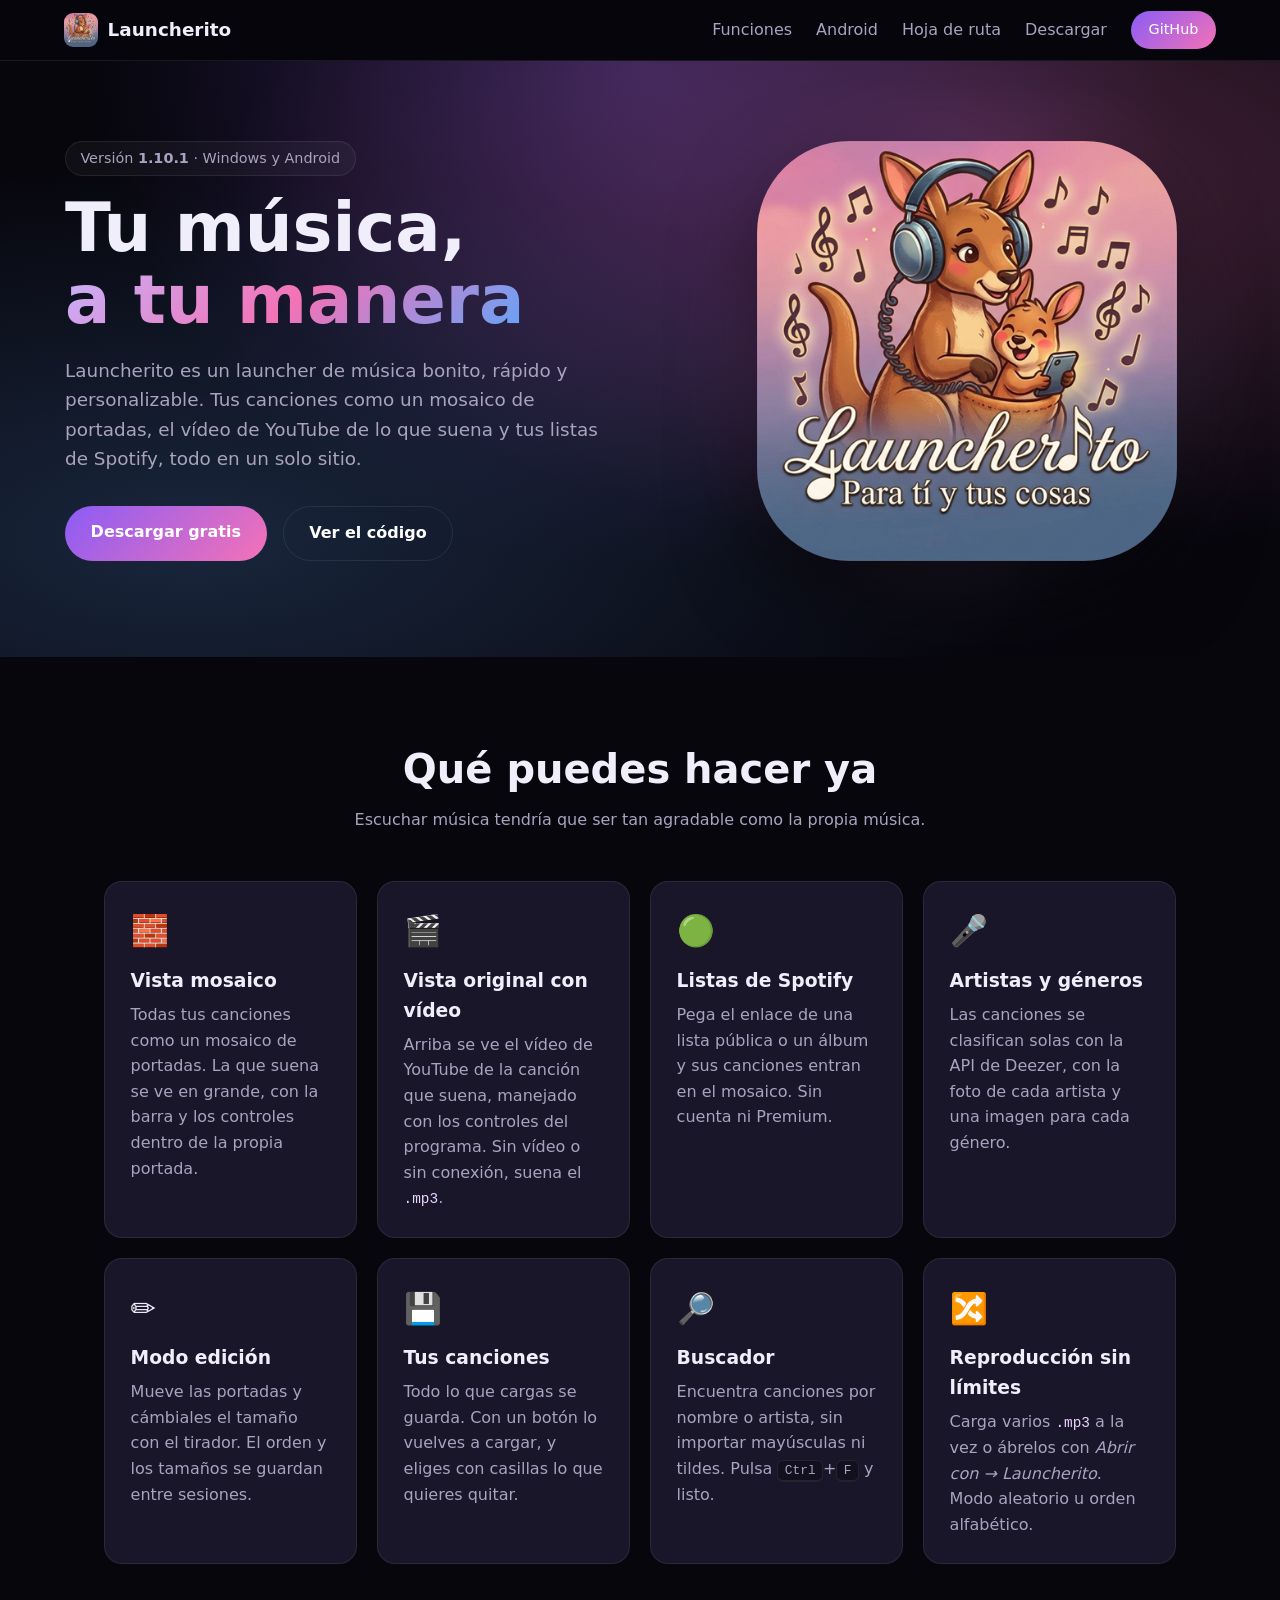
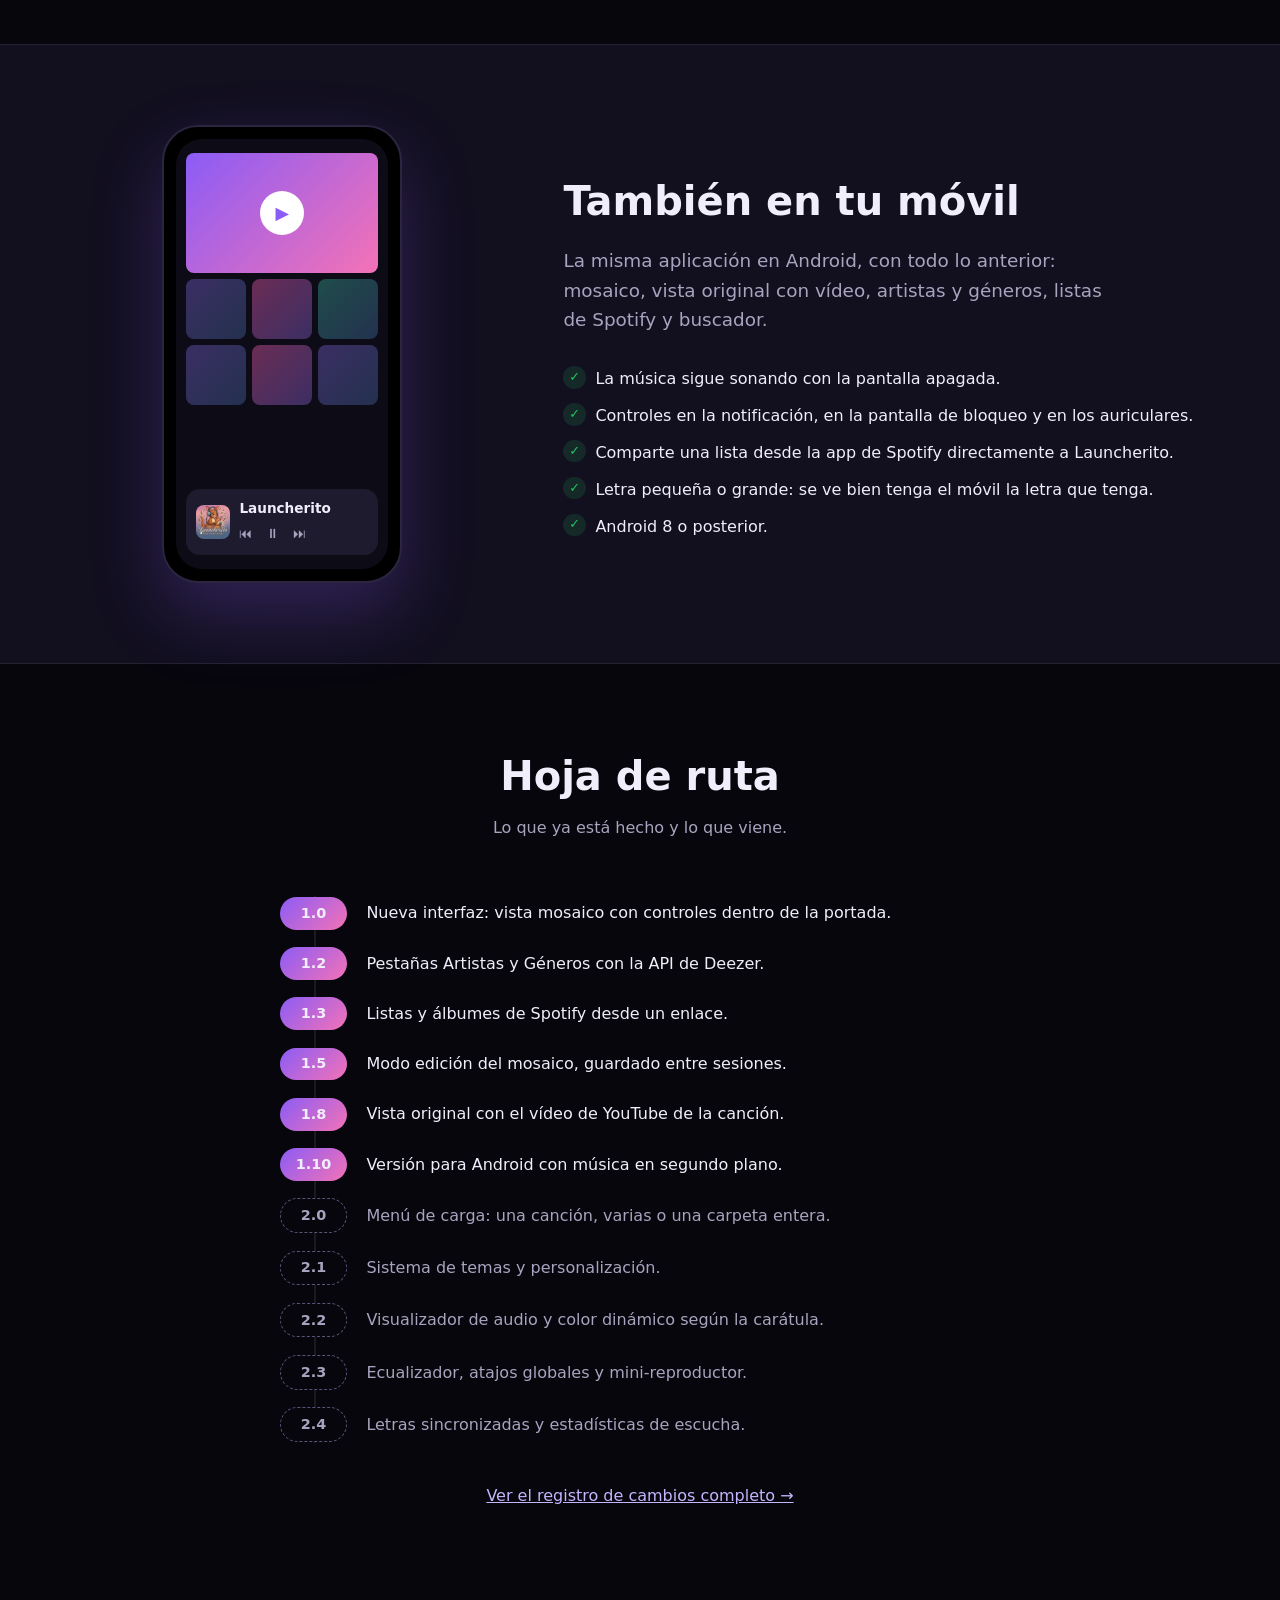
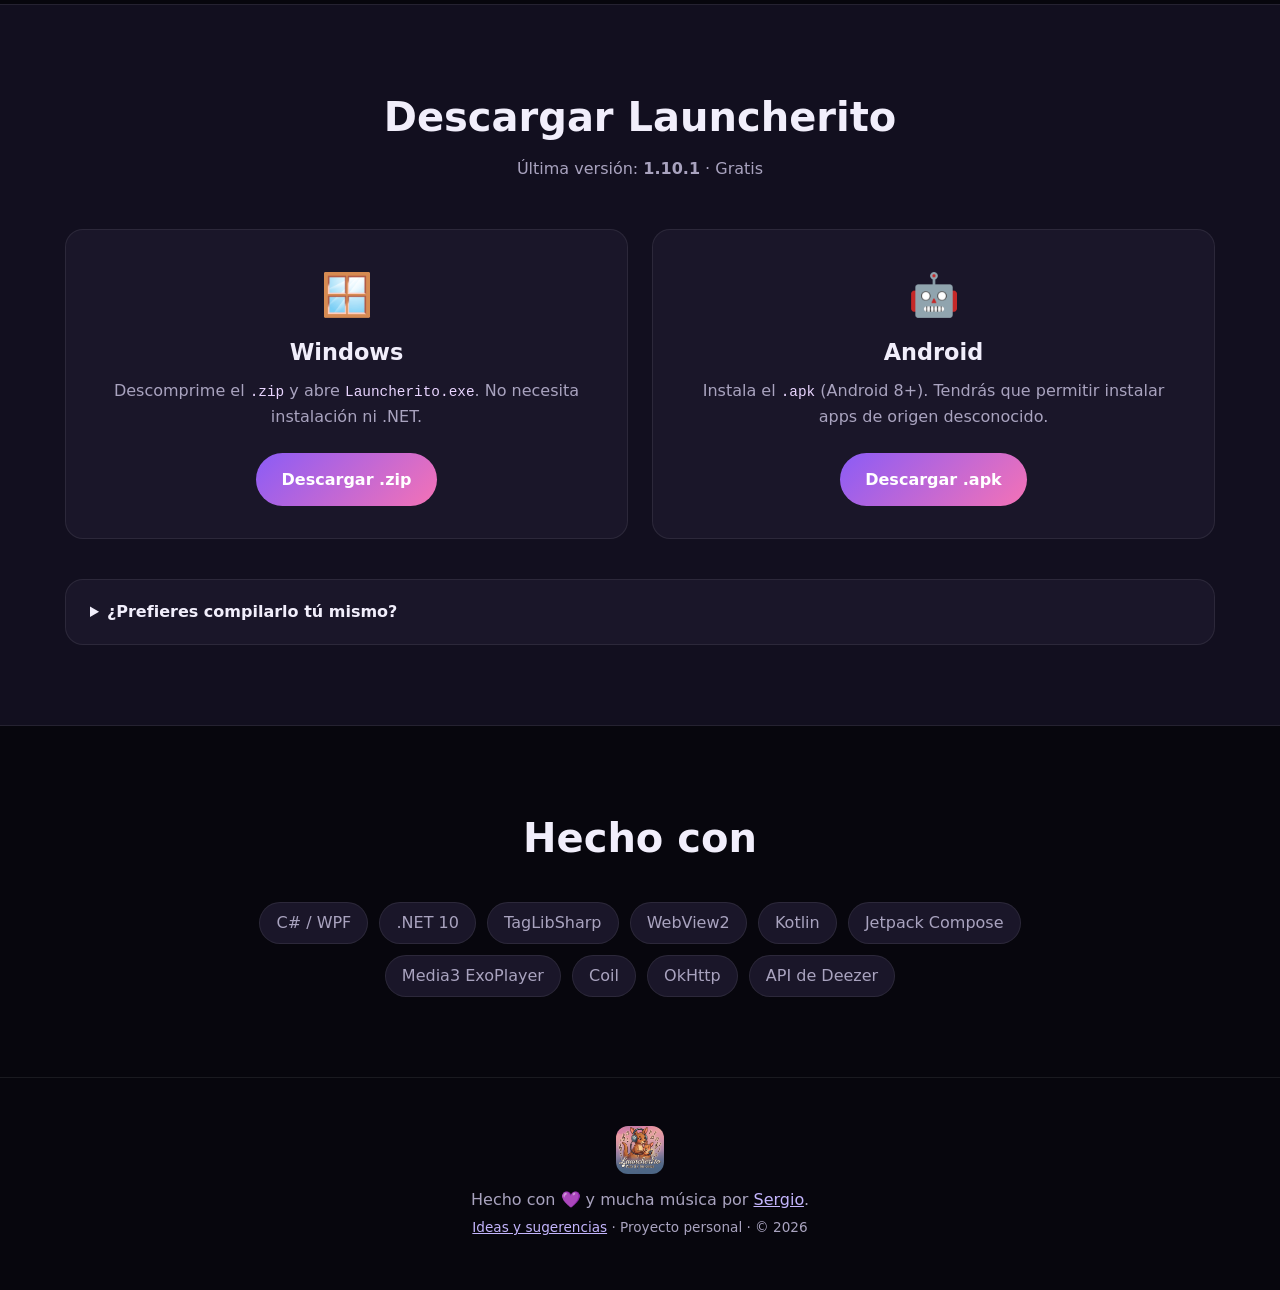
<file: index.html>
<!doctype html>
<html lang="es">
<head>
    <meta charset="utf-8" />
    <meta name="viewport" content="width=device-width, initial-scale=1" />
    <title>Launcherito · Tu música, a tu manera</title>
    <meta name="description" content="Launcherito: un launcher de música bonito, rápido y personalizable para Windows y Android. Mosaico de portadas, vídeos de YouTube, listas de Spotify y mucho más." />
    <meta property="og:title" content="Launcherito · Tu música, a tu manera" />
    <meta property="og:description" content="Launcher de música para Windows y Android: mosaico de portadas, vídeos de YouTube y listas de Spotify." />
    <meta property="og:image" content="https://sergio120602.github.io/Proyectito_Launcherito/images/logo.png" />
    <meta name="theme-color" content="#8b5cf6" />
    <link rel="icon" href="images/icon.png" type="image/png" />
    <link rel="apple-touch-icon" href="images/icon.png" />
    <link rel="stylesheet" href="styles.css" />
</head>
<body>
    <header class="nav">
        <a class="brand" href="#inicio">
            <img src="images/icon.png" alt="" width="34" height="34" />
            <span>Launcherito</span>
        </a>
        <button class="menu-btn" aria-label="Abrir menú" aria-expanded="false">☰</button>
        <nav class="links">
            <a href="#funciones">Funciones</a>
            <a href="#android">Android</a>
            <a href="#hoja-de-ruta">Hoja de ruta</a>
            <a href="#descargar">Descargar</a>
            <a class="btn btn-small" href="https://github.com/sergio120602/Proyectito_Launcherito" target="_blank" rel="noopener">GitHub</a>
        </nav>
    </header>

    <main>
        <!-- ===== Portada ===== -->
        <section id="inicio" class="hero">
            <div class="notes" aria-hidden="true">
                <span>♪</span><span>♫</span><span>♬</span><span>♩</span><span>♪</span><span>♫</span><span>♬</span><span>♩</span>
            </div>
            <div class="hero-inner">
                <div class="hero-text">
                    <p class="badge">Versión <strong class="js-version">1.10.1</strong> · Windows y Android</p>
                    <h1>Tu música,<br /><span class="grad">a tu manera</span></h1>
                    <p class="lead">
                        Launcherito es un launcher de música bonito, rápido y personalizable.
                        Tus canciones como un mosaico de portadas, el vídeo de YouTube de lo que suena
                        y tus listas de Spotify, todo en un solo sitio.
                    </p>
                    <div class="cta">
                        <a class="btn" href="#descargar">Descargar gratis</a>
                        <a class="btn btn-ghost" href="https://github.com/sergio120602/Proyectito_Launcherito" target="_blank" rel="noopener">Ver el código</a>
                    </div>
                </div>
                <div class="hero-art">
                    <div class="glow"></div>
                    <img src="images/logo.png" alt="Logo de Launcherito: un canguro con auriculares y su cría con un móvil" width="512" height="512" />
                </div>
            </div>
        </section>

        <!-- ===== Funciones ===== -->
        <section id="funciones" class="section">
            <h2>Qué puedes hacer ya</h2>
            <p class="section-sub">Escuchar música tendría que ser tan agradable como la propia música.</p>
            <div class="grid">
                <article class="card reveal">
                    <div class="icon">🧱</div>
                    <h3>Vista mosaico</h3>
                    <p>Todas tus canciones como un mosaico de portadas. La que suena se ve en grande, con la barra y los controles dentro de la propia portada.</p>
                </article>
                <article class="card reveal">
                    <div class="icon">🎬</div>
                    <h3>Vista original con vídeo</h3>
                    <p>Arriba se ve el vídeo de YouTube de la canción que suena, manejado con los controles del programa. Sin vídeo o sin conexión, suena el <code>.mp3</code>.</p>
                </article>
                <article class="card reveal">
                    <div class="icon spotify">🟢</div>
                    <h3>Listas de Spotify</h3>
                    <p>Pega el enlace de una lista pública o un álbum y sus canciones entran en el mosaico. Sin cuenta ni Premium.</p>
                </article>
                <article class="card reveal">
                    <div class="icon">🎤</div>
                    <h3>Artistas y géneros</h3>
                    <p>Las canciones se clasifican solas con la API de Deezer, con la foto de cada artista y una imagen para cada género.</p>
                </article>
                <article class="card reveal">
                    <div class="icon">✏️</div>
                    <h3>Modo edición</h3>
                    <p>Mueve las portadas y cámbiales el tamaño con el tirador. El orden y los tamaños se guardan entre sesiones.</p>
                </article>
                <article class="card reveal">
                    <div class="icon">💾</div>
                    <h3>Tus canciones</h3>
                    <p>Todo lo que cargas se guarda. Con un botón lo vuelves a cargar, y eliges con casillas lo que quieres quitar.</p>
                </article>
                <article class="card reveal">
                    <div class="icon">🔎</div>
                    <h3>Buscador</h3>
                    <p>Encuentra canciones por nombre o artista, sin importar mayúsculas ni tildes. Pulsa <kbd>Ctrl</kbd>+<kbd>F</kbd> y listo.</p>
                </article>
                <article class="card reveal">
                    <div class="icon">🔀</div>
                    <h3>Reproducción sin límites</h3>
                    <p>Carga varios <code>.mp3</code> a la vez o ábrelos con <em>Abrir con → Launcherito</em>. Modo aleatorio u orden alfabético.</p>
                </article>
            </div>
        </section>

        <!-- ===== Android ===== -->
        <section id="android" class="section alt">
            <div class="split">
                <div class="phone reveal" aria-hidden="true">
                    <div class="phone-screen">
                        <div class="tiles">
                            <div class="tile big"><span class="play-dot">▶</span></div>
                            <div class="tile"></div><div class="tile"></div><div class="tile"></div>
                            <div class="tile"></div><div class="tile"></div><div class="tile"></div>
                        </div>
                        <div class="notif">
                            <img src="images/icon.png" alt="" />
                            <div><strong>Launcherito</strong><small>⏮ ⏸ ⏭</small></div>
                        </div>
                    </div>
                </div>
                <div class="split-text reveal">
                    <h2>También en tu móvil</h2>
                    <p class="lead">La misma aplicación en Android, con todo lo anterior: mosaico, vista original con vídeo, artistas y géneros, listas de Spotify y buscador.</p>
                    <ul class="checks">
                        <li>La música sigue sonando con la pantalla apagada.</li>
                        <li>Controles en la notificación, en la pantalla de bloqueo y en los auriculares.</li>
                        <li>Comparte una lista desde la app de Spotify directamente a Launcherito.</li>
                        <li>Letra pequeña o grande: se ve bien tenga el móvil la letra que tenga.</li>
                        <li>Android 8 o posterior.</li>
                    </ul>
                </div>
            </div>
        </section>

        <!-- ===== Hoja de ruta ===== -->
        <section id="hoja-de-ruta" class="section">
            <h2>Hoja de ruta</h2>
            <p class="section-sub">Lo que ya está hecho y lo que viene.</p>
            <ol class="timeline">
                <li class="done reveal"><span class="ver">1.0</span><p>Nueva interfaz: vista mosaico con controles dentro de la portada.</p></li>
                <li class="done reveal"><span class="ver">1.2</span><p>Pestañas Artistas y Géneros con la API de Deezer.</p></li>
                <li class="done reveal"><span class="ver">1.3</span><p>Listas y álbumes de Spotify desde un enlace.</p></li>
                <li class="done reveal"><span class="ver">1.5</span><p>Modo edición del mosaico, guardado entre sesiones.</p></li>
                <li class="done reveal"><span class="ver">1.8</span><p>Vista original con el vídeo de YouTube de la canción.</p></li>
                <li class="done reveal"><span class="ver">1.10</span><p>Versión para Android con música en segundo plano.</p></li>
                <li class="next reveal"><span class="ver">2.0</span><p>Menú de carga: una canción, varias o una carpeta entera.</p></li>
                <li class="next reveal"><span class="ver">2.1</span><p>Sistema de temas y personalización.</p></li>
                <li class="next reveal"><span class="ver">2.2</span><p>Visualizador de audio y color dinámico según la carátula.</p></li>
                <li class="next reveal"><span class="ver">2.3</span><p>Ecualizador, atajos globales y mini‑reproductor.</p></li>
                <li class="next reveal"><span class="ver">2.4</span><p>Letras sincronizadas y estadísticas de escucha.</p></li>
            </ol>
            <p class="center"><a href="https://github.com/sergio120602/Proyectito_Launcherito/blob/main/CHANGELOG.md" target="_blank" rel="noopener">Ver el registro de cambios completo →</a></p>
        </section>

        <!-- ===== Descargar ===== -->
        <section id="descargar" class="section alt">
            <h2>Descargar Launcherito</h2>
            <p class="section-sub">Última versión: <strong class="js-version">1.10.1</strong> · Gratis</p>
            <div class="downloads">
                <article class="dl reveal">
                    <div class="dl-icon">🪟</div>
                    <h3>Windows</h3>
                    <p>Descomprime el <code>.zip</code> y abre <code>Launcherito.exe</code>. No necesita instalación ni .NET.</p>
                    <a class="btn js-dl-win" href="https://github.com/sergio120602/Proyectito_Launcherito/releases/latest">Descargar .zip</a>
                </article>
                <article class="dl reveal">
                    <div class="dl-icon">🤖</div>
                    <h3>Android</h3>
                    <p>Instala el <code>.apk</code> (Android 8+). Tendrás que permitir instalar apps de origen desconocido.</p>
                    <a class="btn js-dl-apk" href="https://github.com/sergio120602/Proyectito_Launcherito/releases/latest">Descargar .apk</a>
                </article>
            </div>

            <details class="build reveal">
                <summary>¿Prefieres compilarlo tú mismo?</summary>
                <p>Windows (necesitas el <a href="https://dotnet.microsoft.com/download" target="_blank" rel="noopener">SDK de .NET 10</a>):</p>
                <div class="code">
                    <pre id="build-win">git clone https://github.com/sergio120602/Proyectito_Launcherito.git
cd Proyectito_Launcherito/src/Launcherito
dotnet run</pre>
                    <button class="copy" data-target="build-win">Copiar</button>
                </div>
                <p>Android (o abre la carpeta <code>android</code> en Android Studio):</p>
                <div class="code">
                    <pre id="build-apk">cd Proyectito_Launcherito/android
./gradlew assembleRelease</pre>
                    <button class="copy" data-target="build-apk">Copiar</button>
                </div>
            </details>
        </section>

        <!-- ===== Tecnología ===== -->
        <section class="section">
            <h2>Hecho con</h2>
            <ul class="tech reveal">
                <li>C# / WPF</li><li>.NET 10</li><li>TagLibSharp</li><li>WebView2</li>
                <li>Kotlin</li><li>Jetpack Compose</li><li>Media3 ExoPlayer</li><li>Coil</li><li>OkHttp</li>
                <li>API de Deezer</li>
            </ul>
        </section>
    </main>

    <footer class="footer">
        <img src="images/icon.png" alt="" width="48" height="48" />
        <p>Hecho con 💜 y mucha música por <a href="https://github.com/sergio120602" target="_blank" rel="noopener">Sergio</a>.</p>
        <p class="small">
            <a href="https://github.com/sergio120602/Proyectito_Launcherito/issues" target="_blank" rel="noopener">Ideas y sugerencias</a> ·
            Proyecto personal · © <span id="year"></span>
        </p>
    </footer>

    <script src="script.js"></script>
</body>
</html>
</file>
<file: styles.css>
:root {
    --bg: #07060d;
    --bg-2: #120f1f;
    --card: #1a1629;
    --text: #f1eefb;
    --muted: #a9a3bf;
    --accent: #8b5cf6;
    --accent-2: #f472b6;
    --accent-3: #60a5fa;
    --green: #22c55e;
    --border: rgba(255, 255, 255, 0.08);
    --radius: 18px;
}

* { box-sizing: border-box; }

html { scroll-behavior: smooth; }

body {
    margin: 0;
    font-family: system-ui, -apple-system, "Segoe UI", Roboto, sans-serif;
    background: var(--bg);
    color: var(--text);
    line-height: 1.6;
}

a { color: #c4b5fd; }
img { max-width: 100%; display: block; }

code, kbd, pre { font-family: ui-monospace, "Cascadia Code", Consolas, monospace; }
code { font-size: 0.9em; color: #e9d5ff; }
kbd {
    font-size: 0.8em;
    padding: 0.1rem 0.4rem;
    border: 1px solid var(--border);
    border-bottom-width: 2px;
    border-radius: 6px;
    background: var(--bg-2);
}

/* ---------- Navegación ---------- */
.nav {
    position: sticky;
    top: 0;
    z-index: 50;
    display: flex;
    align-items: center;
    justify-content: space-between;
    padding: 0.7rem 5vw;
    background: rgba(7, 6, 13, 0.8);
    backdrop-filter: blur(12px);
    border-bottom: 1px solid var(--border);
}

.brand { display: flex; align-items: center; gap: 0.6rem; color: var(--text); text-decoration: none; font-weight: 800; font-size: 1.15rem; }
.brand img { border-radius: 9px; }

.links { display: flex; align-items: center; gap: 1.5rem; }
.links a { color: var(--muted); text-decoration: none; font-weight: 500; }
.links a:hover { color: var(--text); }

.menu-btn { display: none; background: none; border: 0; color: var(--text); font-size: 1.6rem; cursor: pointer; }

/* ---------- Botones ---------- */
.btn {
    display: inline-block;
    padding: 0.85rem 1.6rem;
    border-radius: 999px;
    background: linear-gradient(135deg, var(--accent), var(--accent-2));
    color: #fff !important;
    font-weight: 700;
    text-decoration: none;
    transition: transform 0.15s ease, box-shadow 0.15s ease;
}

.btn:hover { transform: translateY(-2px); box-shadow: 0 10px 30px rgba(139, 92, 246, 0.45); }
.btn-small { padding: 0.45rem 1.1rem; font-size: 0.9rem; }
.btn-ghost { background: transparent; border: 1px solid var(--border); }
.btn-ghost:hover { background: rgba(255, 255, 255, 0.06); box-shadow: none; }

/* ---------- Portada ---------- */
.hero {
    position: relative;
    overflow: hidden;
    padding: 5rem 5vw 6rem;
    background:
        radial-gradient(ellipse at 80% 20%, rgba(244, 114, 182, 0.25), transparent 55%),
        radial-gradient(ellipse at 15% 80%, rgba(96, 165, 250, 0.2), transparent 55%),
        radial-gradient(ellipse at 50% 0%, rgba(139, 92, 246, 0.3), transparent 60%);
}

.hero-inner {
    position: relative;
    z-index: 2;
    max-width: 1150px;
    margin: 0 auto;
    display: grid;
    grid-template-columns: 1.1fr 0.9fr;
    align-items: center;
    gap: 3rem;
}

.badge {
    display: inline-block;
    margin: 0 0 1rem;
    padding: 0.3rem 0.9rem;
    border: 1px solid var(--border);
    border-radius: 999px;
    color: var(--muted);
    font-size: 0.9rem;
    background: rgba(255, 255, 255, 0.04);
}

h1 { font-size: clamp(2.5rem, 6vw, 4.2rem); line-height: 1.08; margin: 0 0 1.2rem; }

.grad {
    background: linear-gradient(135deg, #c4b5fd, var(--accent-2) 50%, var(--accent-3));
    -webkit-background-clip: text;
    background-clip: text;
    color: transparent;
}

.lead { color: var(--muted); font-size: 1.15rem; margin: 0 0 2rem; max-width: 560px; }
.cta { display: flex; gap: 1rem; flex-wrap: wrap; }

.hero-art { position: relative; justify-self: center; max-width: 420px; }
.hero-text, .hero-art, .split > * { min-width: 0; }
.hero-art img { position: relative; width: 100%; height: auto; border-radius: 22%; box-shadow: 0 30px 80px rgba(0, 0, 0, 0.6); animation: float 6s ease-in-out infinite; }
.glow {
    position: absolute;
    inset: 8%;
    border-radius: 50%;
    background: linear-gradient(135deg, var(--accent), var(--accent-2), var(--accent-3));
    filter: blur(60px);
    opacity: 0.55;
    animation: pulse 4s ease-in-out infinite;
}

.notes span {
    position: absolute;
    bottom: -40px;
    color: rgba(196, 181, 253, 0.35);
    font-size: 2rem;
    animation: rise 14s linear infinite;
}
.notes span:nth-child(1) { left: 5%;  animation-delay: 0s; }
.notes span:nth-child(2) { left: 18%; animation-delay: 3s; font-size: 1.4rem; }
.notes span:nth-child(3) { left: 32%; animation-delay: 7s; }
.notes span:nth-child(4) { left: 46%; animation-delay: 1.5s; font-size: 1.2rem; }
.notes span:nth-child(5) { left: 60%; animation-delay: 9s; }
.notes span:nth-child(6) { left: 72%; animation-delay: 5s; font-size: 1.5rem; }
.notes span:nth-child(7) { left: 85%; animation-delay: 11s; }
.notes span:nth-child(8) { left: 94%; animation-delay: 2.5s; font-size: 1.3rem; }

@keyframes float { 50% { transform: translateY(-14px) rotate(-1deg); } }
@keyframes pulse { 50% { opacity: 0.35; transform: scale(1.05); } }
@keyframes rise {
    0%   { transform: translateY(0) rotate(0); opacity: 0; }
    10%  { opacity: 1; }
    100% { transform: translateY(-110vh) rotate(25deg); opacity: 0; }
}

/* ---------- Secciones ---------- */
.section { padding: 5rem 5vw; max-width: 1200px; margin: 0 auto; }
.section.alt { max-width: none; background: var(--bg-2); border-top: 1px solid var(--border); border-bottom: 1px solid var(--border); }
.section.alt > * { max-width: 1150px; margin-left: auto; margin-right: auto; }
.section h2 { text-align: center; font-size: clamp(1.8rem, 3.6vw, 2.5rem); margin: 0 0 0.4rem; }
.section-sub { text-align: center; color: var(--muted); margin: 0 auto 3rem; }
.center { text-align: center; }

.grid { display: grid; grid-template-columns: repeat(auto-fit, minmax(250px, 1fr)); gap: 1.25rem; }

.card {
    background: var(--card);
    border: 1px solid var(--border);
    border-radius: var(--radius);
    padding: 1.6rem;
    transition: transform 0.2s ease, border-color 0.2s ease;
}
.card:hover { transform: translateY(-4px); border-color: rgba(139, 92, 246, 0.6); }
.card h3 { margin: 0.6rem 0 0.4rem; }
.card p { margin: 0; color: var(--muted); }
.icon { font-size: 1.9rem; }

/* ---------- Android ---------- */
.split { display: grid; grid-template-columns: 0.8fr 1.2fr; gap: 4rem; align-items: center; }
.split h2 { text-align: left; }
.split .lead { margin-top: 0.8rem; }

.phone {
    justify-self: center;
    width: 240px;
    padding: 12px;
    border-radius: 36px;
    background: #000;
    border: 2px solid #2b2540;
    box-shadow: 0 30px 70px rgba(139, 92, 246, 0.25);
}
.phone-screen { border-radius: 26px; overflow: hidden; background: #0d0b16; padding: 14px 10px; min-height: 430px; display: flex; flex-direction: column; justify-content: space-between; }
.tiles { display: grid; grid-template-columns: repeat(3, 1fr); gap: 6px; }
.tile { aspect-ratio: 1; border-radius: 8px; background: linear-gradient(135deg, #3b2e63, #23314f); }
.tile:nth-child(3n) { background: linear-gradient(135deg, #6b2d55, #3b2e63); }
.tile:nth-child(4n) { background: linear-gradient(135deg, #1f4d4a, #23314f); }
.tile.big { grid-column: 1 / -1; aspect-ratio: 16 / 10; background: linear-gradient(135deg, var(--accent), var(--accent-2)); display: grid; place-items: center; }
.play-dot { width: 44px; height: 44px; border-radius: 50%; background: #fff; color: var(--accent); display: grid; place-items: center; font-size: 1.1rem; }
.notif { display: flex; gap: 0.6rem; align-items: center; background: #1f1b2e; border-radius: 14px; padding: 0.6rem; margin-top: 1rem; }
.notif img { width: 34px; height: 34px; border-radius: 8px; }
.notif strong { display: block; font-size: 0.85rem; }
.notif small { color: var(--muted); letter-spacing: 0.3rem; }

.checks { list-style: none; padding: 0; margin: 0; display: grid; gap: 0.7rem; }
.checks li { position: relative; padding-left: 2rem; }
.checks li::before { content: "✓"; position: absolute; left: 0; top: 0; width: 1.4rem; height: 1.4rem; border-radius: 50%; background: rgba(34, 197, 94, 0.15); color: var(--green); display: grid; place-items: center; font-size: 0.8rem; font-weight: 800; }

/* ---------- Hoja de ruta ---------- */
.timeline { list-style: none; padding: 0; margin: 0 auto 2rem; max-width: 720px; position: relative; }
.timeline::before { content: ""; position: absolute; left: 2.1rem; top: 0.5rem; bottom: 0.5rem; width: 2px; background: var(--border); }
.timeline li { position: relative; display: flex; align-items: center; gap: 1.2rem; padding: 0.55rem 0; }
.timeline .ver {
    position: relative;
    flex: none;
    width: 4.2rem;
    text-align: center;
    padding: 0.3rem 0;
    border-radius: 999px;
    font-weight: 800;
    font-size: 0.9rem;
}
.timeline .done .ver { background: linear-gradient(135deg, var(--accent), var(--accent-2)); }
.timeline .next .ver { background: var(--bg); border: 1px dashed #5b5378; color: var(--muted); }
.timeline p { margin: 0; }
.timeline .next p { color: var(--muted); }

/* ---------- Descargas ---------- */
.downloads { display: grid; grid-template-columns: repeat(auto-fit, minmax(260px, 1fr)); gap: 1.5rem; max-width: 820px; margin: 0 auto 2.5rem; }
.dl { background: var(--card); border: 1px solid var(--border); border-radius: var(--radius); padding: 2rem; text-align: center; }
.dl-icon { font-size: 2.6rem; }
.dl h3 { margin: 0.4rem 0; font-size: 1.4rem; }
.dl p { color: var(--muted); margin: 0 0 1.5rem; }

.build { max-width: 820px; margin: 0 auto; background: var(--card); border: 1px solid var(--border); border-radius: var(--radius); padding: 1.2rem 1.5rem; }
.build summary { cursor: pointer; font-weight: 700; }
.build p { color: var(--muted); }

.code { position: relative; background: #05040a; border: 1px solid var(--border); border-radius: 12px; }
.code pre { margin: 0; padding: 1rem 5.5rem 1rem 1rem; overflow-x: auto; color: #e9d5ff; font-size: 0.9rem; }
.copy {
    position: absolute;
    top: 0.6rem;
    right: 0.6rem;
    background: rgba(255, 255, 255, 0.08);
    color: var(--text);
    border: 1px solid var(--border);
    border-radius: 8px;
    padding: 0.3rem 0.7rem;
    cursor: pointer;
    font: inherit;
    font-size: 0.8rem;
}
.copy:hover { background: rgba(255, 255, 255, 0.16); }

/* ---------- Tecnología ---------- */
.tech { list-style: none; padding: 0; margin: 2rem auto 0; display: flex; flex-wrap: wrap; justify-content: center; gap: 0.7rem; max-width: 820px; }
.tech li { padding: 0.45rem 1rem; border-radius: 999px; background: var(--card); border: 1px solid var(--border); color: var(--muted); font-weight: 500; }

/* ---------- Pie ---------- */
.footer { text-align: center; padding: 3rem 5vw; color: var(--muted); border-top: 1px solid var(--border); }
.footer img { margin: 0 auto 0.8rem; border-radius: 12px; }
.footer p { margin: 0.3rem 0; }
.footer .small { font-size: 0.85rem; }

/* ---------- Aparición al hacer scroll ---------- */
.reveal { opacity: 0; transform: translateY(24px); transition: opacity 0.6s ease, transform 0.6s ease; }
.reveal.visible { opacity: 1; transform: none; }

@media (prefers-reduced-motion: reduce) {
    *, *::before, *::after { animation: none !important; transition: none !important; }
    .reveal { opacity: 1; transform: none; }
}

/* ---------- Pantallas pequeñas ---------- */
@media (max-width: 860px) {
    .hero-inner, .split { grid-template-columns: 1fr; text-align: center; }
    .hero-art { order: -1; max-width: 260px; }
    .lead { margin-left: auto; margin-right: auto; }
    .cta { justify-content: center; }
    .split h2 { text-align: center; }
    .checks { text-align: left; max-width: 480px; margin: 0 auto; }
}

@media (max-width: 720px) {
    .menu-btn { display: block; }
    .links {
        position: absolute;
        top: 100%;
        left: 0;
        right: 0;
        flex-direction: column;
        gap: 1rem;
        padding: 1.25rem;
        background: var(--bg-2);
        border-bottom: 1px solid var(--border);
        display: none;
    }
    .links.open { display: flex; }
}
</file>
